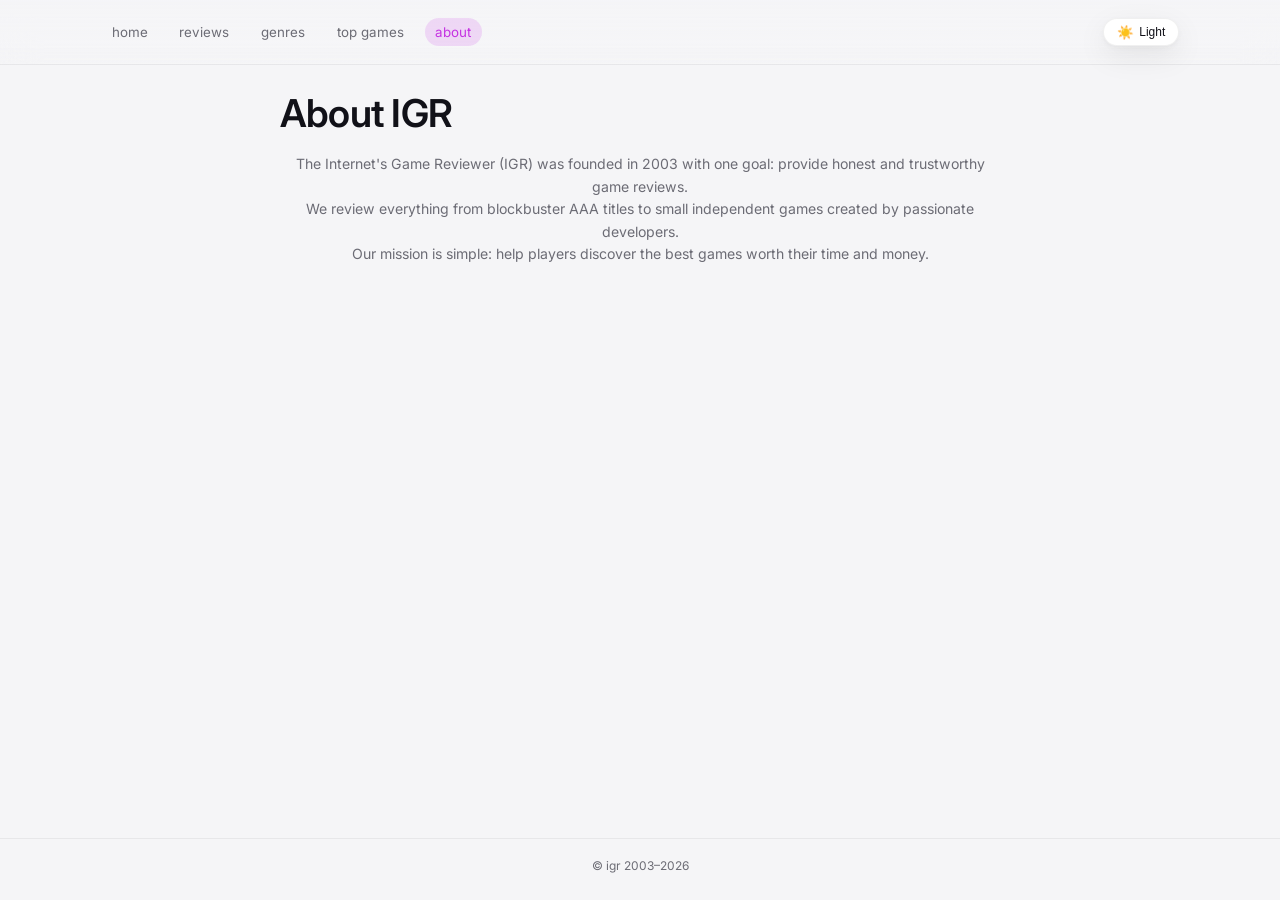
<file: about.html>
<!DOCTYPE html>
<html lang="en">
<head>
  <meta charset="UTF-8">
  <title>About | IGR</title>
  <meta name="viewport" content="width=device-width, initial-scale=1.0">
  <meta name="description" content="Learn about IGR, The Internet's Game Reviewer, founded in 2003 to provide honest game reviews.">
  <link rel="stylesheet" href="style.css">
  <link rel="icon" type="image/png" href="assets/favicon.png">
</head>
<body>

  <header class="site-header">
    <nav class="topnav" aria-label="Main navigation">
      <div class="topnav-links">
        <a href="index.html">home</a>
        <a href="reviews.html">reviews</a>
        <a href="genres.html">genres</a>
        <a href="top-games.html">top games</a>
        <a class="active" href="about.html">about</a>
      </div>
      <button id="themeToggle" type="button" aria-label="Toggle color theme">
        <span id="themeToggle-icon">☀️</span>
        <span id="themeToggle-label">Light</span>
      </button>
    </nav>
  </header>

  <main class="container">
    <h1>About IGR</h1>

    <div class="about-text">
      <p>
        The Internet's Game Reviewer (IGR) was founded in 2003
        with one goal: provide honest and trustworthy game reviews.
      </p>

      <p>
        We review everything from blockbuster AAA titles to
        small independent games created by passionate developers.
      </p>

      <p>
        Our mission is simple: help players discover the best
        games worth their time and money.
      </p>
    </div>
  </main>

  <footer>
    <p>© igr 2003–2026</p>
  </footer>

  <script src="script.js"></script>
</body>
</html>
</file>
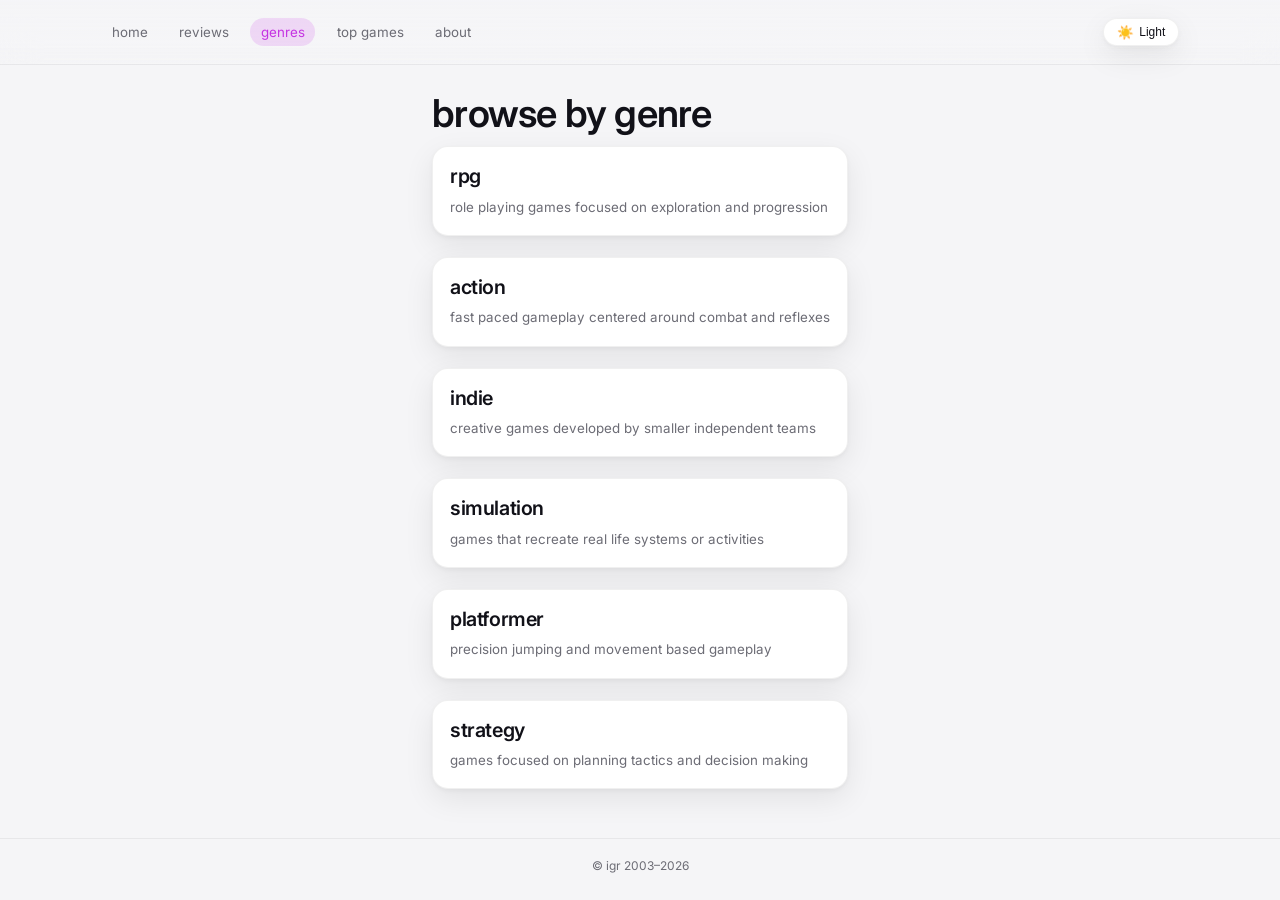
<file: genres.html>
<!DOCTYPE html>
<html lang="en">
<head>
  <meta charset="UTF-8">
  <title>genres | igr</title>
  <meta name="viewport" content="width=device-width, initial-scale=1.0">
  <meta name="description" content="Browse IGR reviews by genre: RPG, action, indie, simulation, platformer, and strategy.">
  <link rel="stylesheet" href="style.css">
  <link rel="icon" type="image/png" href="assets/favicon.png">
</head>
<body>

  <header class="site-header">
    <nav class="topnav" aria-label="Main navigation">
      <div class="topnav-links">
        <a href="index.html">home</a>
        <a href="reviews.html">reviews</a>
        <a class="active" href="genres.html">genres</a>
        <a href="top-games.html">top games</a>
        <a href="about.html">about</a>
      </div>
      <button id="themeToggle" type="button" aria-label="Toggle color theme">
        <span id="themeToggle-icon">☀️</span>
        <span id="themeToggle-label">Light</span>
      </button>
    </nav>
  </header>

  <main class="container">
    <h1>browse by genre</h1>

    <div class="card-grid" aria-label="Game genres">

      <article class="card">
        <h3>rpg</h3>
        <p>role playing games focused on exploration and progression</p>
      </article>

      <article class="card">
        <h3>action</h3>
        <p>fast paced gameplay centered around combat and reflexes</p>
      </article>

      <article class="card">
        <h3>indie</h3>
        <p>creative games developed by smaller independent teams</p>
      </article>

      <article class="card">
        <h3>simulation</h3>
        <p>games that recreate real life systems or activities</p>
      </article>

      <article class="card">
        <h3>platformer</h3>
        <p>precision jumping and movement based gameplay</p>
      </article>

      <article class="card">
        <h3>strategy</h3>
        <p>games focused on planning tactics and decision making</p>
      </article>

    </div>
  </main>

  <footer>
    <p>© igr 2003–2026</p>
  </footer>

  <script src="script.js"></script>
</body>
</html>
</file>
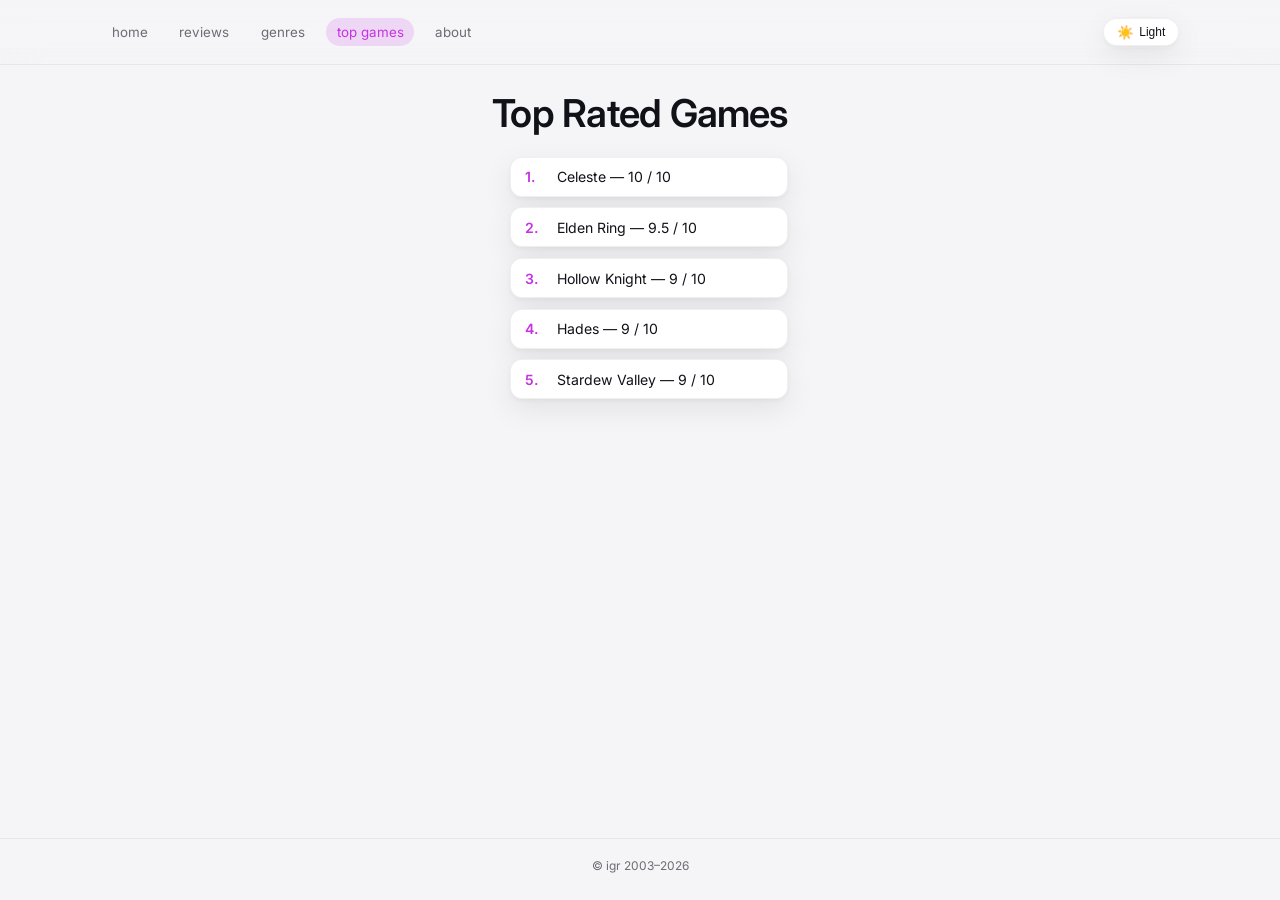
<file: top-games.html>
<!DOCTYPE html>
<html lang="en">
<head>
  <meta charset="UTF-8">
  <title>Top Games | IGR</title>
  <meta name="viewport" content="width=device-width, initial-scale=1.0">
  <meta name="description" content="IGR's top rated games of all time, from Celeste to Elden Ring and beyond.">
  <link rel="stylesheet" href="style.css">
  <link rel="icon" type="image/png" href="assets/favicon.png">
</head>
<body>

  <header class="site-header">
    <nav class="topnav" aria-label="Main navigation">
      <div class="topnav-links">
        <a href="index.html">home</a>
        <a href="reviews.html">reviews</a>
        <a href="genres.html">genres</a>
        <a class="active" href="top-games.html">top games</a>
        <a href="about.html">about</a>
      </div>
      <button id="themeToggle" type="button" aria-label="Toggle color theme">
        <span id="themeToggle-icon">☀️</span>
        <span id="themeToggle-label">Light</span>
      </button>
    </nav>
  </header>

  <main class="container">
    <h1>Top Rated Games</h1>

    <ol class="top-games-list">
      <li>Celeste — 10 / 10</li>
      <li>Elden Ring — 9.5 / 10</li>
      <li>Hollow Knight — 9 / 10</li>
      <li>Hades — 9 / 10</li>
      <li>Stardew Valley — 9 / 10</li>
    </ol>
  </main>

  <footer>
    <p>© igr 2003–2026</p>
  </footer>

  <script src="script.js"></script>
</body>
</html>
</file>
<file: style.css>
@import url('https://fonts.googleapis.com/css2?family=Inter:wght@300;400;500;600;700&display=swap');

/* Root theme tokens */

:root {
  --color-bg: #f5f5f7;
  --color-bg-elevated: #ffffff;
  --color-bg-subtle: #e5e5ea;
  --color-text: #111118;
  --color-text-muted: #6c6c75;
  --color-border-subtle: rgba(0, 0, 0, 0.06);
  --color-accent: #c533e2;
  --color-accent-soft: #c533e227;

  --radius-lg: 16px;
  --radius-md: 12px;
  --radius-sm: 999px;

  --shadow-soft:
    0 2px 4px rgba(0, 0, 0, 0.04),
    0 10px 30px rgba(0, 0, 0, 0.08);

  --shadow-soft-strong:
    0 4px 10px rgba(0, 0, 0, 0.08),
    0 18px 45px rgba(0, 0, 0, 0.12);

  --transition-fast: 0.18s ease-out;
  --transition-med: 0.25s ease-out;

  --nav-height: 64px;
}

/* Auto dark mode baseline */

@media (prefers-color-scheme: dark) {
  :root {
    --color-bg: #050509;
    --color-bg-elevated: #15151b;
    --color-bg-subtle: #1f1f27;
    --color-text: #f5f5f7;
    --color-text-muted: #a0a0b3;
    --color-border-subtle: rgba(255, 255, 255, 0.06);
    --shadow-soft:
      0 2px 6px rgba(0, 0, 0, 0.6),
      0 14px 40px rgba(0, 0, 0, 0.85);
    --shadow-soft-strong:
      0 4px 12px rgba(0, 0, 0, 0.7),
      0 20px 55px rgba(0, 0, 0, 0.9);
  }
}

/* Explicit theme overrides via data-theme */

:root[data-theme="light"] {
  --color-bg: #f5f5f7;
  --color-bg-elevated: #ffffff;
  --color-bg-subtle: #e5e5ea;
  --color-text: #111118;
  --color-text-muted: #6c6c75;
  --color-border-subtle: rgba(0, 0, 0, 0.06);
  --shadow-soft:
    0 2px 4px rgba(0, 0, 0, 0.04),
    0 10px 30px rgba(0, 0, 0, 0.08);
  --shadow-soft-strong:
    0 4px 10px rgba(0, 0, 0, 0.08),
    0 18px 45px rgba(0, 0, 0, 0.12);
}

:root[data-theme="dark"] {
  --color-bg: #050509;
  --color-bg-elevated: #15151b;
  --color-bg-subtle: #1f1f27;
  --color-text: #f5f5f7;
  --color-text-muted: #a0a0b3;
  --color-border-subtle: rgba(255, 255, 255, 0.06);
  --shadow-soft:
    0 2px 6px rgba(0, 0, 0, 0.6),
    0 14px 40px rgba(0, 0, 0, 0.85);
  --shadow-soft-strong:
    0 4px 12px rgba(0, 0, 0, 0.7),
    0 20px 55px rgba(0, 0, 0, 0.9);
}

/* Global reset & base */

*,
*::before,
*::after {
  box-sizing: border-box;
}

html {
  font-family: 'Inter', system-ui, -apple-system, BlinkMacSystemFont, 'Segoe UI', sans-serif;
  font-size: clamp(14px, 1.1vw, 17px);
  -webkit-font-smoothing: antialiased;
  text-rendering: optimizeLegibility;
  scroll-behavior: smooth;
}

body {
  margin: 0;
  min-height: 100vh;
  background-color: var(--color-bg);
  color: var(--color-text);
  display: flex;
  flex-direction: column;
}

/* Typography */

h1,
h2,
h3 {
  margin: 0;
  font-weight: 600;
  letter-spacing: -0.02em;
}

h1 {
  font-size: clamp(2.2rem, 3vw, 2.8rem);
}

h2 {
  font-size: clamp(1.6rem, 2.2vw, 2rem);
}

h3 {
  font-size: clamp(1.2rem, 1.6vw, 1.4rem);
}

p {
  margin: 0;
  line-height: 1.6;
  color: var(--color-text-muted);
}

a {
  color: inherit;
  text-decoration: none;
}

a:focus-visible,
button:focus-visible {
  outline: 2px solid var(--color-accent);
  outline-offset: 3px;
}

/* Layout */

main {
  flex: 1;
}

.container {
  max-width: 1120px;
  margin: 0 auto;
  padding: 1.75rem 1.5rem 2.5rem;
}

/* Top navigation */

.site-header {
  position: sticky;
  top: 0;
  z-index: 20;
  backdrop-filter: blur(18px);
  background: linear-gradient(
      to bottom,
      rgba(245, 245, 247, 0.9),
      rgba(245, 245, 247, 0.75),
      transparent
    );
  border-bottom: 1px solid var(--color-border-subtle);
}

@media (prefers-color-scheme: dark) {
  .site-header {
    background: linear-gradient(
        to bottom,
        rgba(5, 5, 9, 0.9),
        rgba(5, 5, 9, 0.75),
        transparent
      );
  }
}

:root[data-theme="dark"] .site-header {
  background: linear-gradient(
      to bottom,
      rgba(5, 5, 9, 0.9),
      rgba(5, 5, 9, 0.75),
      transparent
    );
}

:root[data-theme="light"] .site-header {
  background: linear-gradient(
      to bottom,
      rgba(245, 245, 247, 0.9),
      rgba(245, 245, 247, 0.75),
      transparent
    );
}

.topnav {
  max-width: 1120px;
  margin: 0 auto;
  height: var(--nav-height);
  display: flex;
  align-items: center;
  justify-content: space-between;
  padding: 0 1.5rem;
  gap: 1.5rem;
}

.topnav-links {
  display: flex;
  align-items: center;
  gap: 0.75rem;
}

.topnav a {
  text-transform: lowercase;
  font-size: 0.95rem;
  padding: 0.4rem 0.75rem;
  border-radius: 999px;
  color: var(--color-text-muted);
  transition: background-color var(--transition-fast), color var(--transition-fast), transform var(--transition-fast);
}

.topnav a:hover {
  background-color: var(--color-bg-subtle);
  color: var(--color-text);
  transform: translateY(-1px);
}

.topnav a.active {
  background-color: var(--color-accent-soft);
  color: var(--color-accent);
}

/* Theme toggle */

#themeToggle {
  border-radius: var(--radius-sm);
  border: 1px solid var(--color-border-subtle);
  background: var(--color-bg-elevated);
  color: var(--color-text);
  padding: 0.4rem 0.9rem;
  font-size: 0.85rem;
  display: inline-flex;
  align-items: center;
  gap: 0.4rem;
  cursor: pointer;
  box-shadow: var(--shadow-soft);
  transition:
    background-color var(--transition-fast),
    color var(--transition-fast),
    box-shadow var(--transition-fast),
    transform var(--transition-fast),
    border-color var(--transition-fast);
}

#themeToggle:hover {
  box-shadow: var(--shadow-soft-strong);
  transform: translateY(-1px);
}

#themeToggle-icon {
  font-size: 0.95rem;
}

/* Hero */

.hero {
  padding: 3.5rem 1.5rem 2.5rem;
  text-align: center;
  background: radial-gradient(circle at top left, var(--color-accent-soft), transparent 55%),
              radial-gradient(circle at bottom right, rgba(0, 0, 0, 0.06), transparent 55%);
}

.hero-inner {
  max-width: 720px;
  margin: 0 auto;
}

.hero h1 {
  text-transform: lowercase;
  margin-bottom: 0.5rem;
}

.hero p {
  font-size: 0.98rem;
}

.hero-tagline {
  margin-top: 0.35rem;
  color: var(--color-text-muted);
}

/* Sections */

section {
  margin-top: 2.5rem;
}

section > h2 {
  text-align: left;
  margin-bottom: 1.25rem;
}

/* Featured review */

.featured {
  display: grid;
  grid-template-columns: minmax(0, 1.1fr) minmax(0, 1fr);
  gap: 1.75rem;
  align-items: center;
}

.featured img {
  width: 100%;
  border-radius: var(--radius-lg);
  box-shadow: var(--shadow-soft-strong);
  object-fit: cover;
  aspect-ratio: 16 / 9;
}

.featured-info {
  background-color: var(--color-bg-elevated);
  border-radius: var(--radius-lg);
  padding: 1.5rem 1.6rem;
  box-shadow: var(--shadow-soft);
  border: 1px solid var(--color-border-subtle);
}

.featured-info h2 {
  margin-bottom: 0.5rem;
  text-transform: lowercase;
}

.featured-info p {
  margin-bottom: 0.9rem;
}

/* Cards */

.card-grid {
  display: grid;
  grid-template-columns: repeat(auto-fit, minmax(260px, 1fr));
  gap: 1.5rem;
  margin-top: 0.75rem;
}

.card {
  background-color: var(--color-bg-elevated);
  border-radius: var(--radius-lg);
  padding: 1.1rem 1.2rem 1.2rem;
  box-shadow: var(--shadow-soft);
  border: 1px solid var(--color-border-subtle);
  display: flex;
  flex-direction: column;
  gap: 0.6rem;
  transition:
    transform var(--transition-med),
    box-shadow var(--transition-med),
    border-color var(--transition-med),
    background-color var(--transition-med);
}

.card:hover {
  transform: translateY(-4px);
  box-shadow: var(--shadow-soft-strong);
  border-color: rgba(0, 0, 0, 0.12);
}

@media (prefers-color-scheme: dark) {
  .card:hover {
    border-color: rgba(255, 255, 255, 0.16);
  }
}

.card img {
  width: 100%;
  border-radius: calc(var(--radius-lg) - 4px);
  object-fit: cover;
  aspect-ratio: 16 / 9;
  margin-bottom: 0.4rem;
}

.card h3 {
  margin-top: 0.1rem;
  text-transform: lowercase;
}

.card p {
  font-size: 0.95rem;
}

/* Score badge */

.score {
  display: inline-flex;
  align-items: center;
  justify-content: center;
  padding: 0.25rem 0.7rem;
  border-radius: 999px;
  background: var(--color-accent-soft);
  color: var(--color-accent);
  font-weight: 600;
  font-size: 0.85rem;
}

/* Buttons */

.button {
  display: inline-flex;
  align-items: center;
  justify-content: center;
  padding: 0.55rem 1.2rem;
  border-radius: var(--radius-sm);
  background-color: var(--color-accent);
  color: #ffffff;
  font-size: 0.9rem;
  font-weight: 500;
  border: none;
  cursor: pointer;
  box-shadow: var(--shadow-soft);
  transition:
    background-color var(--transition-fast),
    box-shadow var(--transition-fast),
    transform var(--transition-fast);
}

.button:hover {
  background-color: #c533e2;
  box-shadow: var(--shadow-soft-strong);
  transform: translateY(-1px);
}

/* About text */

.about-text {
  max-width: 720px;
  margin: 1.25rem auto 0;
  text-align: center;
  line-height: 1.7;
}

/* Ordered list for top games */

.top-games-list {
  margin: 1.5rem 0 0;
  padding-left: 1.25rem;
  list-style: none;
  counter-reset: game-rank;
}

.top-games-list li {
  counter-increment: game-rank;
  margin-bottom: 0.75rem;
  padding: 0.75rem 1rem;
  border-radius: var(--radius-md);
  background-color: var(--color-bg-elevated);
  border: 1px solid var(--color-border-subtle);
  box-shadow: var(--shadow-soft);
  display: flex;
  align-items: center;
  gap: 0.75rem;
}

.top-games-list li::before {
  content: counter(game-rank) ".";
  font-weight: 600;
  color: var(--color-accent);
  min-width: 1.5rem;
}

/* Review page */

.review-header {
  text-align: center;
  margin-bottom: 1.5rem;
}

.review-score {
  margin-top: 0.6rem;
}

.review-hero {
  width: 100%;
  border-radius: var(--radius-lg);
  box-shadow: var(--shadow-soft-strong);
  object-fit: cover;
  aspect-ratio: 21 / 9;
  margin: 1.5rem 0 2rem;
}

.review-section {
  max-width: 720px;
  margin: 0 auto 1.75rem;
}

.review-section h2 {
  text-align: left;
  margin-bottom: 0.6rem;
}

.review-section ul {
  margin: 0.4rem 0 0;
  padding-left: 1.25rem;
  color: var(--color-text-muted);
}

/* Footer */

footer {
  border-top: 1px solid var(--color-border-subtle);
  padding: 1.25rem 1.5rem 1.75rem;
  text-align: center;
  font-size: 0.85rem;
  color: var(--color-text-muted);
}

/* Responsive tweaks */

@media (max-width: 800px) {
  .topnav {
    padding-inline: 1rem;
    gap: 0.75rem;
  }

  .topnav-links {
    gap: 0.4rem;
  }

  .hero {
    padding-top: 2.5rem;
    padding-bottom: 2rem;
  }

  .featured {
    grid-template-columns: minmax(0, 1fr);
  }

  .featured-info {
    padding: 1.25rem 1.3rem;
  }
}

@media (max-width: 600px) {
  .topnav {
    flex-wrap: wrap;
    justify-content: center;
    height: auto;
    padding-block: 0.75rem;
  }

  #themeToggle {
    margin-top: 0.4rem;
  }

  .container {
    padding-inline: 1.1rem;
  }
}
</file>
